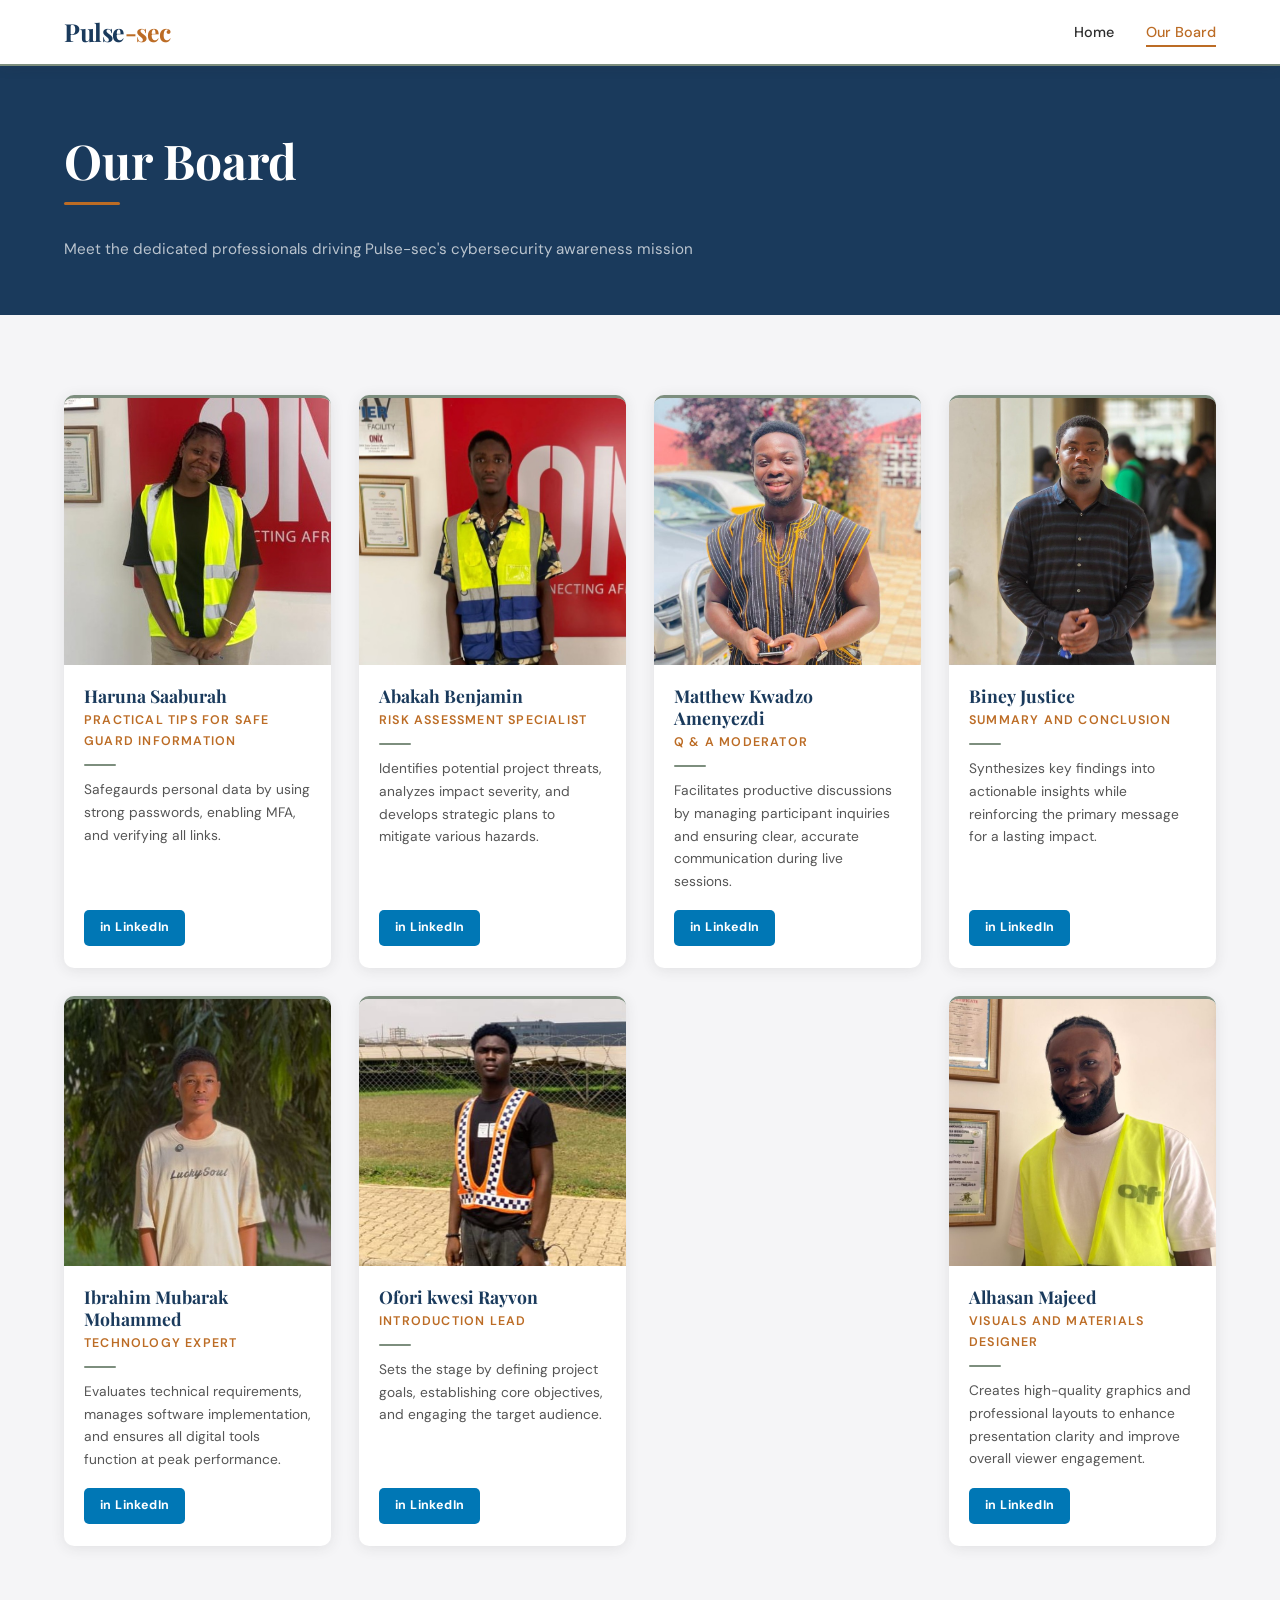
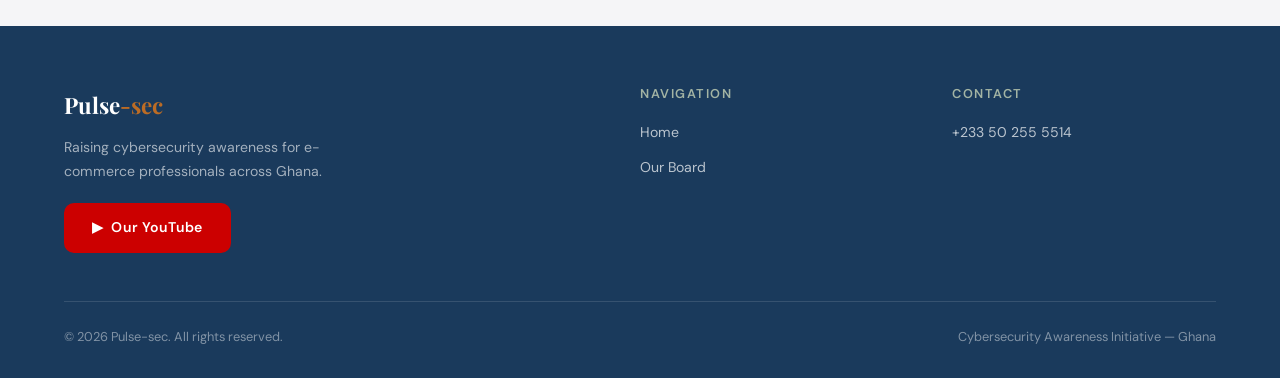
<file: board.html>
<!DOCTYPE html>
<html lang="en">
<head>
  <meta charset="UTF-8" />
  <meta name="viewport" content="width=device-width, initial-scale=1.0" />
  <title>Our Board | Pulse-sec</title>
  <link rel="stylesheet" href="style.css" />
  <link rel="stylesheet" href="board.css" />
</head>
<body>

  <!-- ── NAV ── -->
  <nav>
    <a href="index.html" class="nav-brand">Pulse<span>-sec</span></a>
    <ul class="nav-links" id="navLinks">
      <li><a href="index.html">Home</a></li>
      <li><a href="board.html" class="active">Our Board</a></li>
    </ul>
    <button class="nav-toggle" id="navToggle" aria-label="Toggle menu">
      <span></span><span></span><span></span>
    </button>
  </nav>

  <!-- ── PAGE HEADER ── -->
  <div class="page-header">
    <div class="page-header-inner">
      <h1>Our Board</h1>
      <div class="divider"></div>
      <p>Meet the dedicated professionals driving Pulse-sec's cybersecurity awareness mission</p>
    </div>
  </div>

  <!-- ── BOARD GRID ── -->
  <section class="section">
    <div class="section-inner">

      <div class="board-grid">

        <!-- ── MEMBER 1 ── -->
        <!--
          HOW TO ADD A MEMBER PHOTO:
          Replace src="images/board/member1.jpg" with your actual image path.
          Recommended: square images, minimum 300×300px.
        -->
        <div class="member-card card">
          <div class="member-photo-wrap">
            <img src="./Pictures/Haaruna Saaburah.jpg" alt="Board Member Photo" class="member-photo" />
          </div>
          <div class="member-info">
            <h3 class="member-name">Haruna Saaburah</h3>
            <p class="member-role">Practical tips for safe guard information</p>
            <div class="member-divider"></div>
            <p class="member-bio">
              Safegaurds personal data by using strong passwords, enabling MFA, and verifying all links.
            </p>
            <a href="https://www.linkedin.com/posts/haruna-sabbaru-256709366_haruna-saaburahfcm-4101814723-share-7444910235661680640-nzAe?utm_source=share&utm_medium=member_desktop&rcm=ACoAAFrfsiIBagqLuR2QFX0kZO7gWbwWDiF2Uj4" target="_blank" rel="noopener" class="linkedin-btn">
              in LinkedIn
            </a>
          </div>
        </div>

        <!-- ── MEMBER 2 ── -->
        <div class="member-card card">
          <div class="member-photo-wrap">
            <img src="./Pictures/Abakah Benjamin.jpg" alt="Board Member Photo" class="member-photo" />
          </div>
          <div class="member-info">
            <h3 class="member-name">Abakah Benjamin</h3>
            <p class="member-role">Risk Assessment Specialist</p>
            <div class="member-divider"></div>
            <p class="member-bio">
               Identifies potential project threats, analyzes impact severity, and develops strategic plans to mitigate various hazards.
            </p>
            <a href="https://www.linkedin.com/in/benjamin-abakah-b0a5673a7/?lipi=urn%3Ali%3Apage%3Ad_flagship3_profile_view_base_contact_details%3BTduJIWjiQ%2FWGZ7JHU1iFug%3D%3D" target="_blank" rel="noopener" class="linkedin-btn">
              in LinkedIn
            </a>
          </div>
        </div>

        <!-- ── MEMBER 3 ── -->
        <div class="member-card card">
          <div class="member-photo-wrap">
            <img src="./Pictures/Matthew Kwadzo Amenyedzi.jpg" alt="Board Member Photo" class="member-photo" />
          </div>
          <div class="member-info">
            <h3 class="member-name">Matthew Kwadzo Amenyezdi</h3>
            <p class="member-role">Q & A Moderator</p>
            <div class="member-divider"></div>
            <p class="member-bio">
              Facilitates productive discussions by managing participant inquiries and ensuring clear, accurate communication during live sessions.
            </p>
            <a href="https://gh.linkedin.com/in/amenyedzi-matthew" target="_blank" rel="noopener" class="linkedin-btn">
              in LinkedIn
            </a>
          </div>
        </div>

        <!-- ── MEMBER 4 ── -->
        <div class="member-card card">
          <div class="member-photo-wrap">
            <img src="./Pictures/Biney Justice.jpg" alt="Board Member Photo" class="member-photo" />
          </div>
          <div class="member-info">
            <h3 class="member-name">Biney Justice</h3>
            <p class="member-role">Summary and Conclusion</p>
            <div class="member-divider"></div>
            <p class="member-bio">
              Synthesizes key findings into actionable insights while reinforcing the primary message for a lasting impact.
            </p>
            <a href="https://www.linkedin.com/in/kwesi-biney-7177ab3bb?utm_source=share_via&utm_content=profile&utm_medium=member_android" target="_blank" rel="noopener" class="linkedin-btn">
              in LinkedIn
            </a>
          </div>
        </div>

        <!-- ── MEMBER 5 ── -->
        <div class="member-card card">
          <div class="member-photo-wrap">
            <img src="./Pictures/Ibrahim Mubarak Mohammed.jpg" alt="Board Member Photo" class="member-photo" />
          </div>
          <div class="member-info">
            <h3 class="member-name">Ibrahim Mubarak Mohammed</h3>
            <p class="member-role">Technology Expert</p>
            <div class="member-divider"></div>
            <p class="member-bio">
              Evaluates technical requirements, manages software implementation, and ensures all digital tools function at peak performance.
            </p>
            <a href="https://www.linkedin.com/in/ibrahim-mubarak-b8593a34a?utm_source=share_via&utm_content=profile&utm_medium=member_ios" target="_blank" rel="noopener" class="linkedin-btn">
              in LinkedIn
            </a>
          </div>
        </div>

        <!-- ── MEMBER 6 ── -->
        <div class="member-card card">
          <div class="member-photo-wrap">
            <img src="./Pictures/Ofori Kwesi Rayvon.jpg" alt="Board Member Photo" class="member-photo" />
          </div>
          <div class="member-info">
            <h3 class="member-name">Ofori kwesi Rayvon</h3>
            <p class="member-role">Introduction Lead</p>
            <div class="member-divider"></div>
            <p class="member-bio">
              Sets the stage by defining project goals, establishing core objectives, and engaging the target audience.
            </p>
            <a href="https://www.linkedin.com/posts/rayvon-ofori-10867b2b1_ugcPost-7444894634495070208-UCk-?utm_source=social_share_send&utm_medium=android_app&rcm=ACoAAEsHGdgBrctjAqxUwtxUJkbYLZFBgWTSZEo&utm_campaign=copy_link" target="_blank" rel="noopener" class="linkedin-btn">
              in LinkedIn
            </a>
          </div>
        </div>

        <!-- ── MEMBER 7 ── -->
        <div class="member-card card">
          <div class="member-photo-wrap">
            <img src="./Pictures/Alhasan Abdul Majeed.jpg" alt="Board Member Photo" class="member-photo" />
          </div>
          <div class="member-info">
            <h3 class="member-name">Alhasan Majeed</h3>
            <p class="member-role">Visuals and Materials Designer</p>
            <div class="member-divider"></div>
            <p class="member-bio">
              Creates high-quality graphics and professional layouts to enhance presentation clarity and improve overall viewer engagement.
            </p>
            <a href="https://www.linkedin.com/posts/abdul-majeed-alhassan-66a3033b1_activity-7444902742168461312-Xiiu?utm_medium=ios_app&rcm=ACoAAGSaS_IB-J6AE1p_uPd41k6MAPHMxRPQuoQ&utm_source=social_share_send&utm_campaign=copy_link" target="_blank" rel="noopener" class="linkedin-btn">
              in LinkedIn
            </a>
          </div>
        </div>

      </div><!-- /board-grid -->

    </div>
  </section>

  <!-- ── FOOTER ── -->
  <footer>
    <div class="footer-inner">
      <div class="footer-grid">
        <div>
          <div class="footer-brand">Pulse<span>-sec</span></div>
          <p style="font-size:.88rem; color:rgba(255,255,255,.6); max-width:280px; margin-bottom:1.25rem;">
            Raising cybersecurity awareness for e-commerce professionals across Ghana.
          </p>
          <a href="https://youtu.be/cEArm479UaA?si=suMYHx88MUtSDSFW" target="_blank" rel="noopener" class="btn btn-youtube">
            <span class="yt-icon">&#9654;</span> Our YouTube
          </a>
        </div>
        <div class="footer-col">
          <h4>Navigation</h4>
          <ul>
            <li><a href="index.html">Home</a></li>
            <li><a href="board.html">Our Board</a></li>
          </ul>
        </div>
        <div class="footer-col">
          <h4>Contact</h4>
          <ul>
            <li><a href=>+233 50 255 5514</a></li>
            <li><a href="#"></a></li>
          </ul>
        </div>
      </div>
      <div class="footer-bottom">
        <span>&copy; 2026 Pulse-sec. All rights reserved.</span>
        <span>Cybersecurity Awareness Initiative — Ghana</span>
      </div>
    </div>
  </footer>

  <script>
    const toggle = document.getElementById('navToggle');
    const links  = document.getElementById('navLinks');
    toggle.addEventListener('click', () => links.classList.toggle('open'));
  </script>
</body>
</html>
</file>
<file: style.css>
/* ============================================================
   PULSE-SEC — Global Stylesheet
   ============================================================ */

@import url('https://fonts.googleapis.com/css2?family=Playfair+Display:wght@400;600;700&family=DM+Sans:wght@300;400;500;600&display=swap');

/* ── CSS Variables ── */
:root {
  --bone:       #F5F5F7;
  --sage:       #7D8E7E;
  --sage-light: #a3b4a4;
  --terracotta: #BC6C25;
  --charcoal:   #2D2D2D;
  --white:      #ffffff;
  --blue:       #1A3A5C;
  --blue-light: #2a5080;
  --youtube:    #CC0000;
  --shadow:     rgba(45,45,45,.10);
  --radius:     10px;
  --transition: 0.28s ease;
}

/* ── Reset / Base ── */
*, *::before, *::after { box-sizing: border-box; margin: 0; padding: 0; }

html { scroll-behavior: smooth; font-size: 16px; }

body {
  font-family: 'DM Sans', sans-serif;
  background: var(--bone);
  color: var(--charcoal);
  line-height: 1.7;
}

h1,h2,h3,h4 {
  font-family: 'Playfair Display', serif;
  line-height: 1.25;
}

a { color: inherit; text-decoration: none; }

img { max-width: 100%; display: block; }

/* ── Nav ── */
nav {
  position: sticky;
  top: 0;
  z-index: 900;
  background: var(--white);
  border-bottom: 2px solid var(--sage);
  display: flex;
  align-items: center;
  justify-content: space-between;
  padding: 0 5%;
  height: 66px;
  box-shadow: 0 2px 12px var(--shadow);
}

.nav-brand {
  font-family: 'Playfair Display', serif;
  font-size: 1.55rem;
  font-weight: 700;
  color: var(--blue);
  letter-spacing: -0.5px;
}

.nav-brand span { color: var(--terracotta); }

.nav-links {
  display: flex;
  gap: 2rem;
  list-style: none;
  align-items: center;
}

.nav-links a {
  font-size: .9rem;
  font-weight: 500;
  color: var(--charcoal);
  padding: 4px 0;
  border-bottom: 2px solid transparent;
  transition: border-color var(--transition), color var(--transition);
}

.nav-links a:hover,
.nav-links a.active {
  color: var(--terracotta);
  border-bottom-color: var(--terracotta);
}

/* Hamburger */
.nav-toggle {
  display: none;
  flex-direction: column;
  gap: 5px;
  cursor: pointer;
  background: none;
  border: none;
  padding: 4px;
}

.nav-toggle span {
  width: 24px; height: 2px;
  background: var(--charcoal);
  border-radius: 2px;
  transition: var(--transition);
}

/* ── Buttons ── */
.btn {
  display: inline-block;
  padding: 11px 26px;
  border-radius: var(--radius);
  font-family: 'DM Sans', sans-serif;
  font-size: .88rem;
  font-weight: 600;
  cursor: pointer;
  border: 2px solid transparent;
  transition: background var(--transition), color var(--transition), transform var(--transition), box-shadow var(--transition);
  letter-spacing: .3px;
}

.btn-primary {
  background: var(--terracotta);
  color: var(--white);
  border-color: var(--terracotta);
}
.btn-primary:hover {
  background: #a05a1e;
  border-color: #a05a1e;
  transform: translateY(-2px);
  box-shadow: 0 6px 18px rgba(188,108,37,.3);
}

.btn-outline {
  background: transparent;
  color: var(--blue);
  border-color: var(--blue);
}
.btn-outline:hover {
  background: var(--blue);
  color: var(--white);
  transform: translateY(-2px);
}

.btn-youtube {
  background: var(--youtube);
  color: var(--white);
  border-color: var(--youtube);
  display: inline-flex;
  align-items: center;
  gap: 8px;
}
.btn-youtube:hover {
  background: #aa0000;
  border-color: #aa0000;
  transform: translateY(-2px);
  box-shadow: 0 6px 18px rgba(204,0,0,.3);
}

/* ── Section Utilities ── */
.section { padding: 80px 5%; }
.section-inner { max-width: 1180px; margin: 0 auto; }

.section-title {
  font-size: clamp(1.6rem, 3vw, 2.2rem);
  color: var(--blue);
  margin-bottom: .5rem;
}

.section-sub {
  color: var(--sage);
  font-size: .95rem;
  margin-bottom: 2.5rem;
  font-weight: 500;
}

.divider {
  width: 56px; height: 3px;
  background: var(--terracotta);
  margin: .75rem 0 2rem;
  border-radius: 2px;
}

/* ── Card ── */
.card {
  background: var(--white);
  border-radius: var(--radius);
  padding: 28px 26px;
  box-shadow: 0 2px 14px var(--shadow);
  border-top: 3px solid var(--sage);
  transition: transform var(--transition), box-shadow var(--transition);
}
.card:hover {
  transform: translateY(-4px);
  box-shadow: 0 10px 28px var(--shadow);
}

/* ── Footer ── */
footer {
  background: var(--blue);
  color: rgba(255,255,255,.8);
  padding: 60px 5% 30px;
}

.footer-inner {
  max-width: 1180px;
  margin: 0 auto;
}

.footer-grid {
  display: grid;
  grid-template-columns: 2fr 1fr 1fr;
  gap: 3rem;
  margin-bottom: 3rem;
}

.footer-brand {
  font-family: 'Playfair Display', serif;
  font-size: 1.4rem;
  font-weight: 700;
  color: var(--white);
  margin-bottom: .75rem;
}
.footer-brand span { color: var(--terracotta); }

.footer-col h4 {
  font-size: .8rem;
  text-transform: uppercase;
  letter-spacing: 1.5px;
  color: var(--sage-light);
  margin-bottom: 1rem;
  font-family: 'DM Sans', sans-serif;
  font-weight: 600;
}

.footer-col ul { list-style: none; }
.footer-col ul li { margin-bottom: .5rem; }
.footer-col ul li a {
  font-size: .88rem;
  color: rgba(255,255,255,.7);
  transition: color var(--transition);
}
.footer-col ul li a:hover { color: var(--terracotta); }

.footer-bottom {
  border-top: 1px solid rgba(255,255,255,.12);
  padding-top: 1.5rem;
  display: flex;
  justify-content: space-between;
  align-items: center;
  flex-wrap: wrap;
  gap: 1rem;
  font-size: .8rem;
  color: rgba(255,255,255,.45);
}

/* ── Responsive ── */
@media (max-width: 900px) {
  .footer-grid { grid-template-columns: 1fr 1fr; }
}

@media (max-width: 700px) {
  .nav-links {
    display: none;
    flex-direction: column;
    position: absolute;
    top: 66px; left: 0; right: 0;
    background: var(--white);
    border-bottom: 2px solid var(--sage);
    padding: 1.5rem 5%;
    gap: 1.25rem;
  }
  .nav-links.open { display: flex; }
  .nav-toggle { display: flex; }

  .section { padding: 56px 5%; }
  .footer-grid { grid-template-columns: 1fr; gap: 2rem; }
  .footer-bottom { flex-direction: column; text-align: center; }
}
</file>
<file: board.css>
/* ============================================================
   board.css — Our Board Page Specific Styles
   ============================================================ */

/* ── Page Header (shared pattern) ── */
.page-header {
  background: var(--blue);
  padding: 64px 5% 52px;
  color: var(--white);
}

.page-header-inner { max-width: 1180px; margin: 0 auto; }

.page-header h1 {
  font-size: clamp(2rem, 5vw, 3rem);
  color: var(--white);
}

.page-header .divider { background: var(--terracotta); }

.page-header p {
  color: rgba(255,255,255,.7);
  font-size: .95rem;
  margin-top: .5rem;
}

/* ── Board Grid: 4 columns ── */
.board-grid {
  display: grid;
  grid-template-columns: repeat(4, 1fr);
  gap: 1.75rem;
}

/* 7th card (last) — centre it in the last row when grid is 4-col */
.board-grid .member-card:last-child:nth-child(4n - 1) {
  grid-column-end: -1;
}

/* ── Member Card ── */
.member-card {
  border-top: 3px solid var(--sage);
  padding: 0;
  overflow: hidden;
  display: flex;
  flex-direction: column;
}

.member-card:hover {
  border-top-color: var(--terracotta);
}

/* ── Photo ── */
.member-photo-wrap {
  width: 100%;
  aspect-ratio: 1 / 1;
  overflow: hidden;
  background: #d0d8d0;       /* placeholder tint while image loads */
}

.member-photo {
  width: 100%;
  height: 100%;
  object-fit: cover;
  display: block;
  transition: transform 0.3s ease;
}

.member-card:hover .member-photo {
  transform: scale(1.04);
}

/* ── Info ── */
.member-info {
  padding: 20px 20px 22px;
  display: flex;
  flex-direction: column;
  flex: 1;
}

.member-name {
  font-family: 'Playfair Display', serif;
  font-size: 1.1rem;
  color: var(--blue);
  margin-bottom: .2rem;
}

.member-role {
  font-size: .78rem;
  font-weight: 600;
  text-transform: uppercase;
  letter-spacing: 1.2px;
  color: var(--terracotta);
  margin-bottom: .75rem;
}

.member-divider {
  width: 32px; height: 2px;
  background: var(--sage);
  border-radius: 2px;
  margin-bottom: .75rem;
}

.member-bio {
  font-size: .86rem;
  color: #555;
  line-height: 1.65;
  flex: 1;
  margin-bottom: 1.1rem;
}

/* ── LinkedIn Button ── */
.linkedin-btn {
  display: inline-block;
  background: #0077B5;
  color: var(--white);
  font-size: .78rem;
  font-weight: 700;
  padding: 7px 16px;
  border-radius: 5px;
  letter-spacing: .4px;
  align-self: flex-start;
  transition: background 0.22s ease, transform 0.22s ease;
}

.linkedin-btn:hover {
  background: #005885;
  transform: translateY(-2px);
}

/* ── Responsive ── */
@media (max-width: 1100px) {
  .board-grid { grid-template-columns: repeat(3, 1fr); }
}

@media (max-width: 780px) {
  .board-grid { grid-template-columns: repeat(2, 1fr); }
}

@media (max-width: 480px) {
  .board-grid { grid-template-columns: 1fr; }
}
</file>
